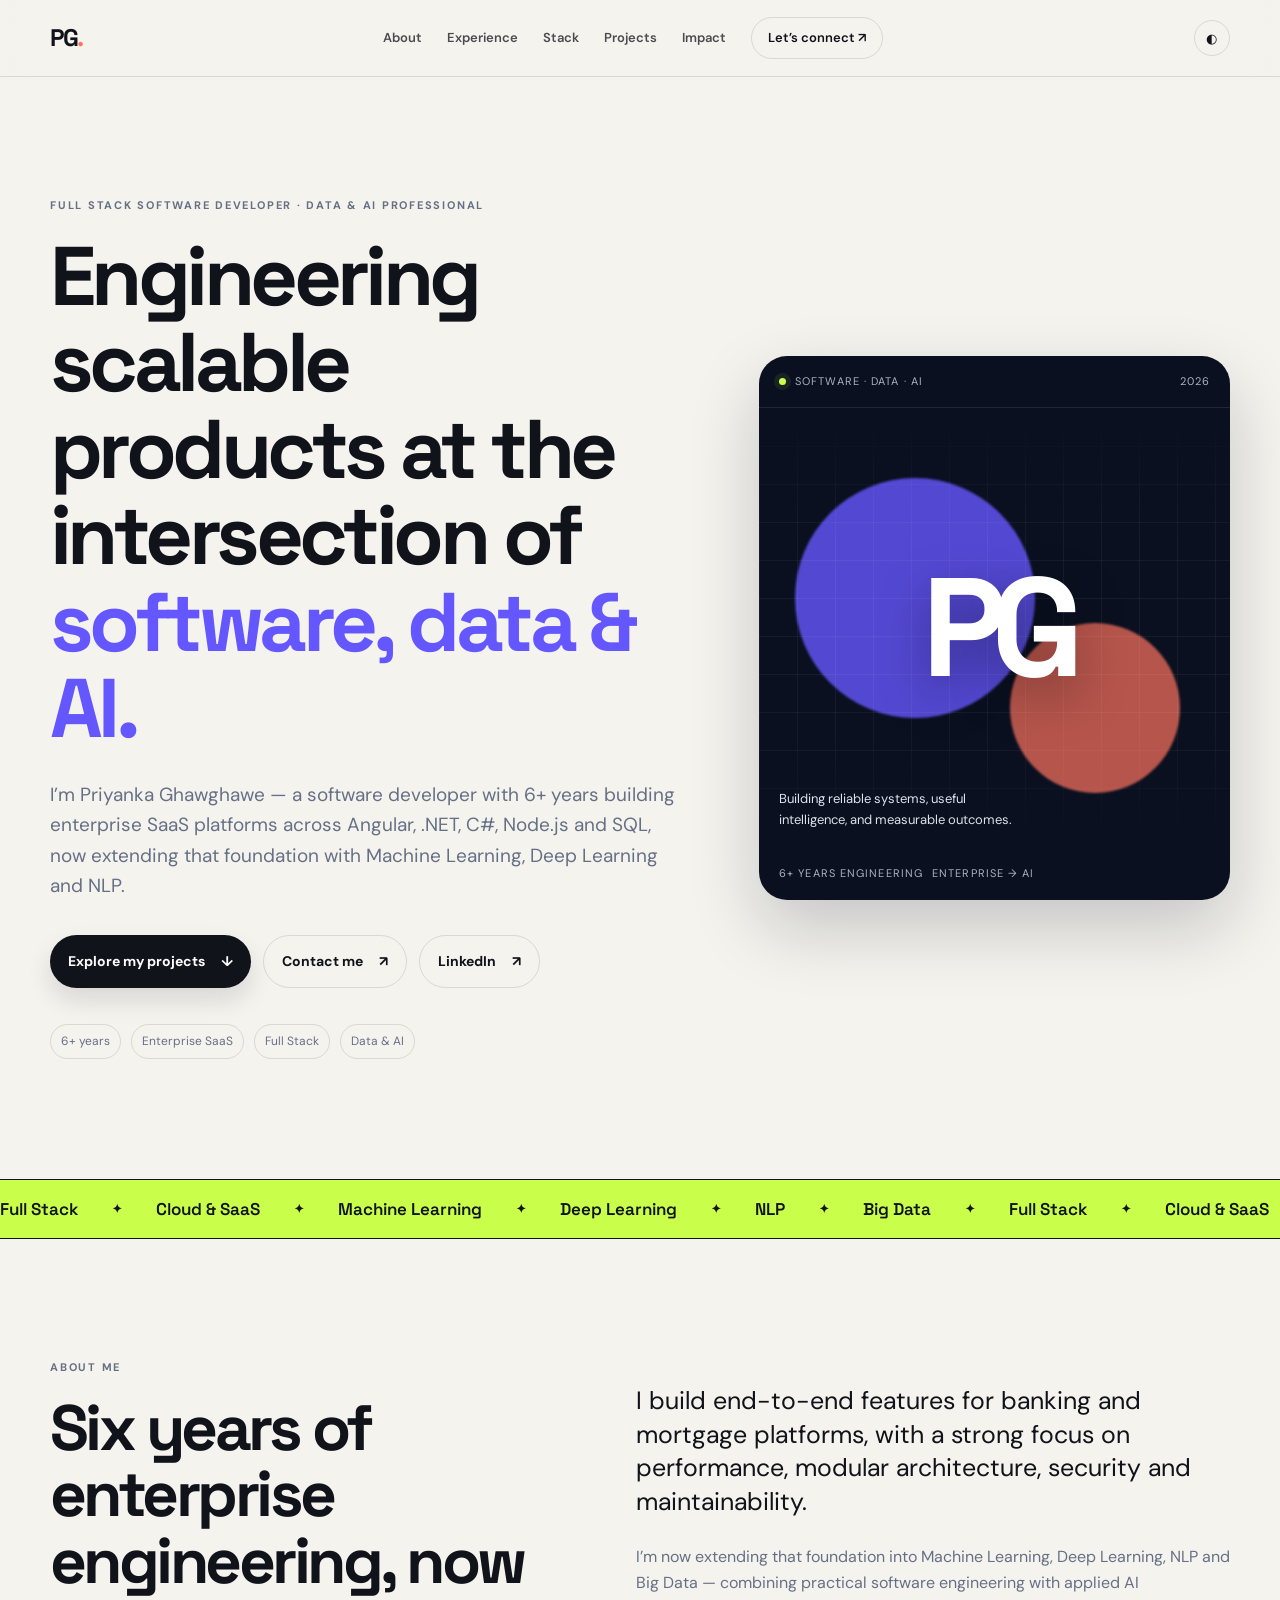
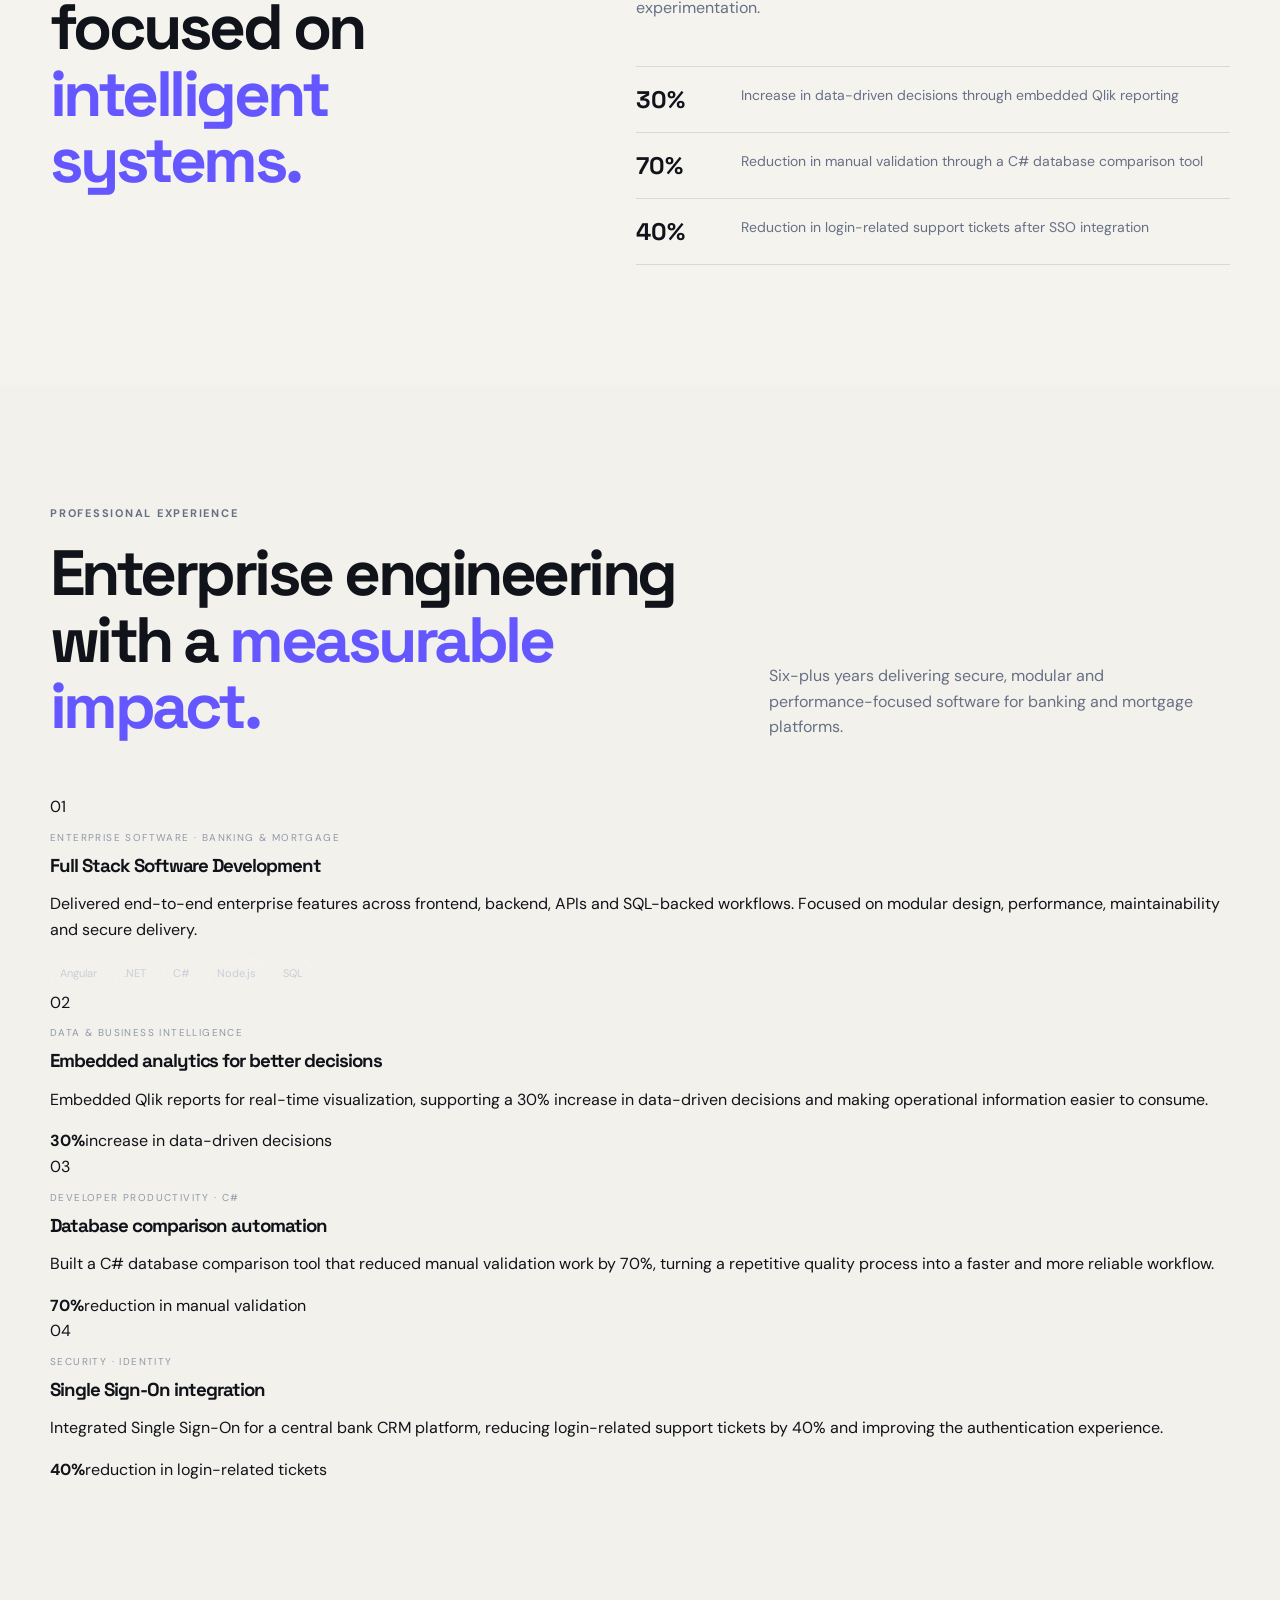
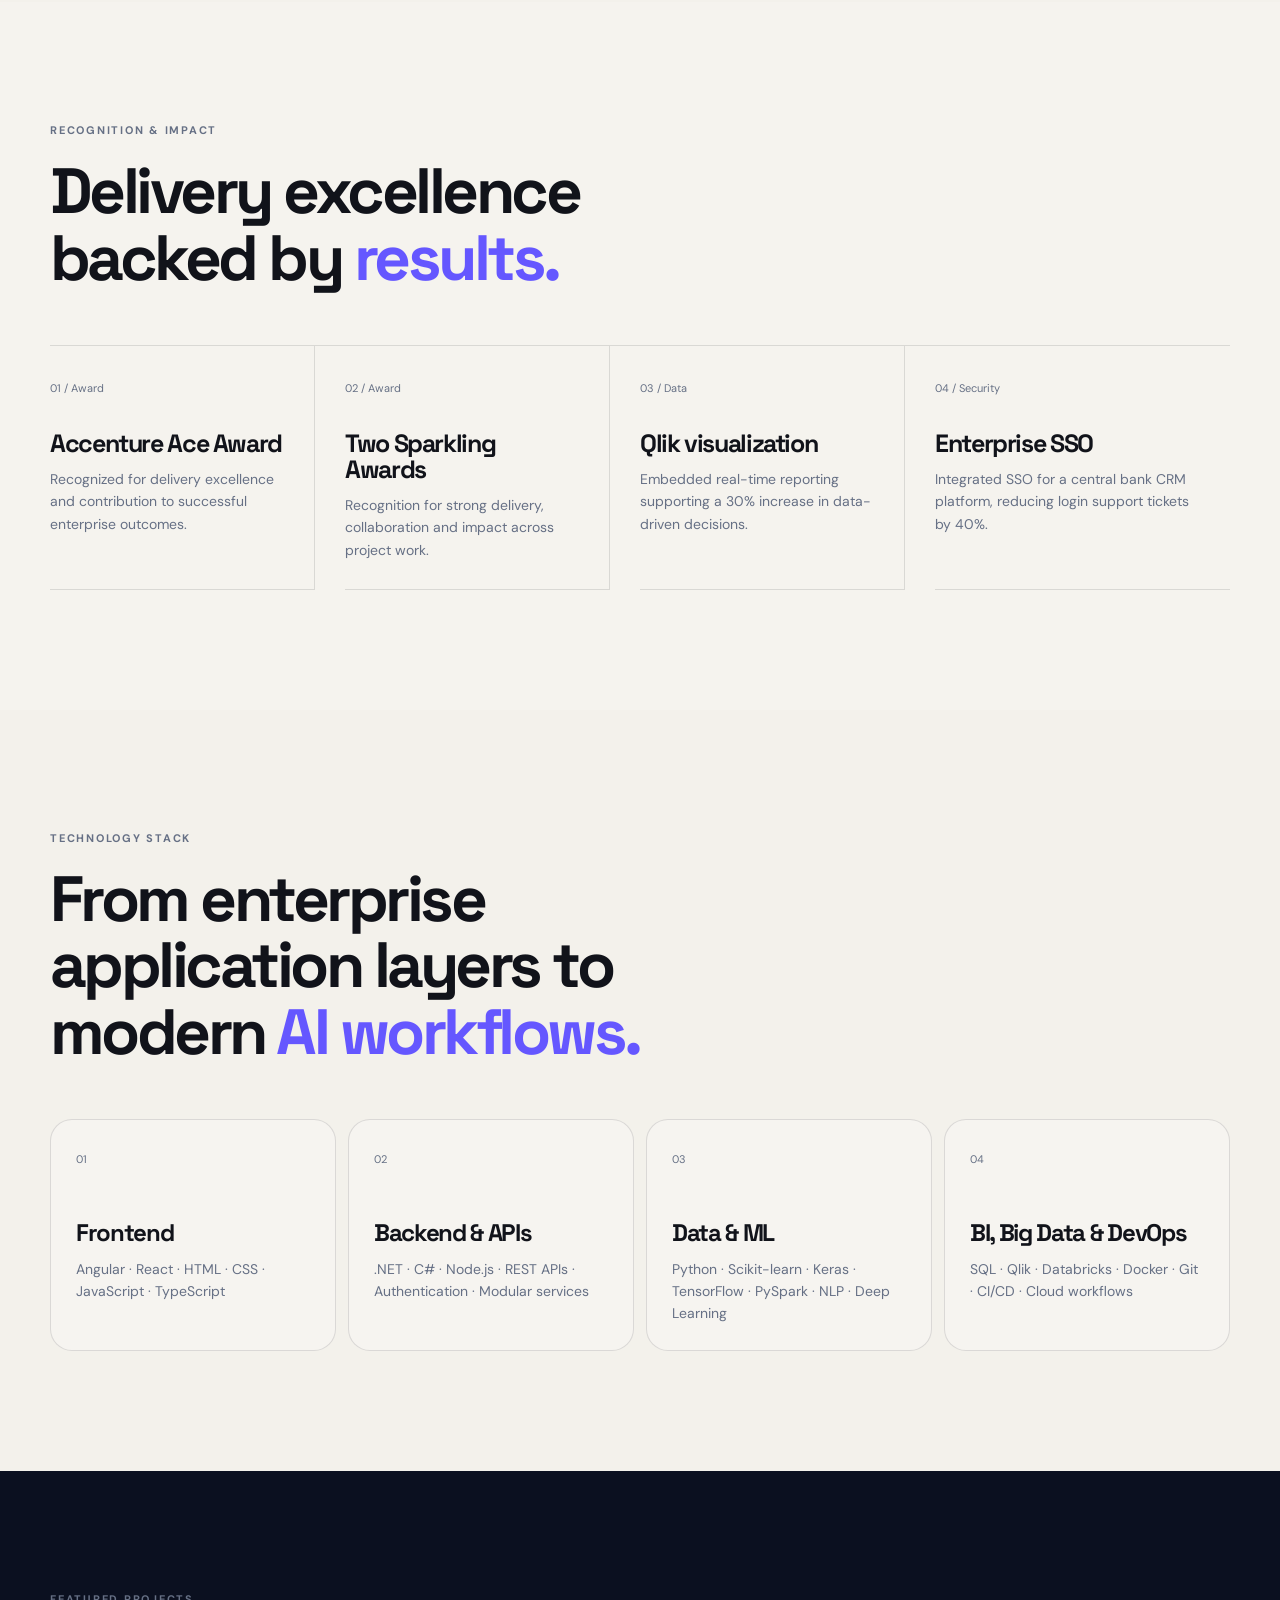
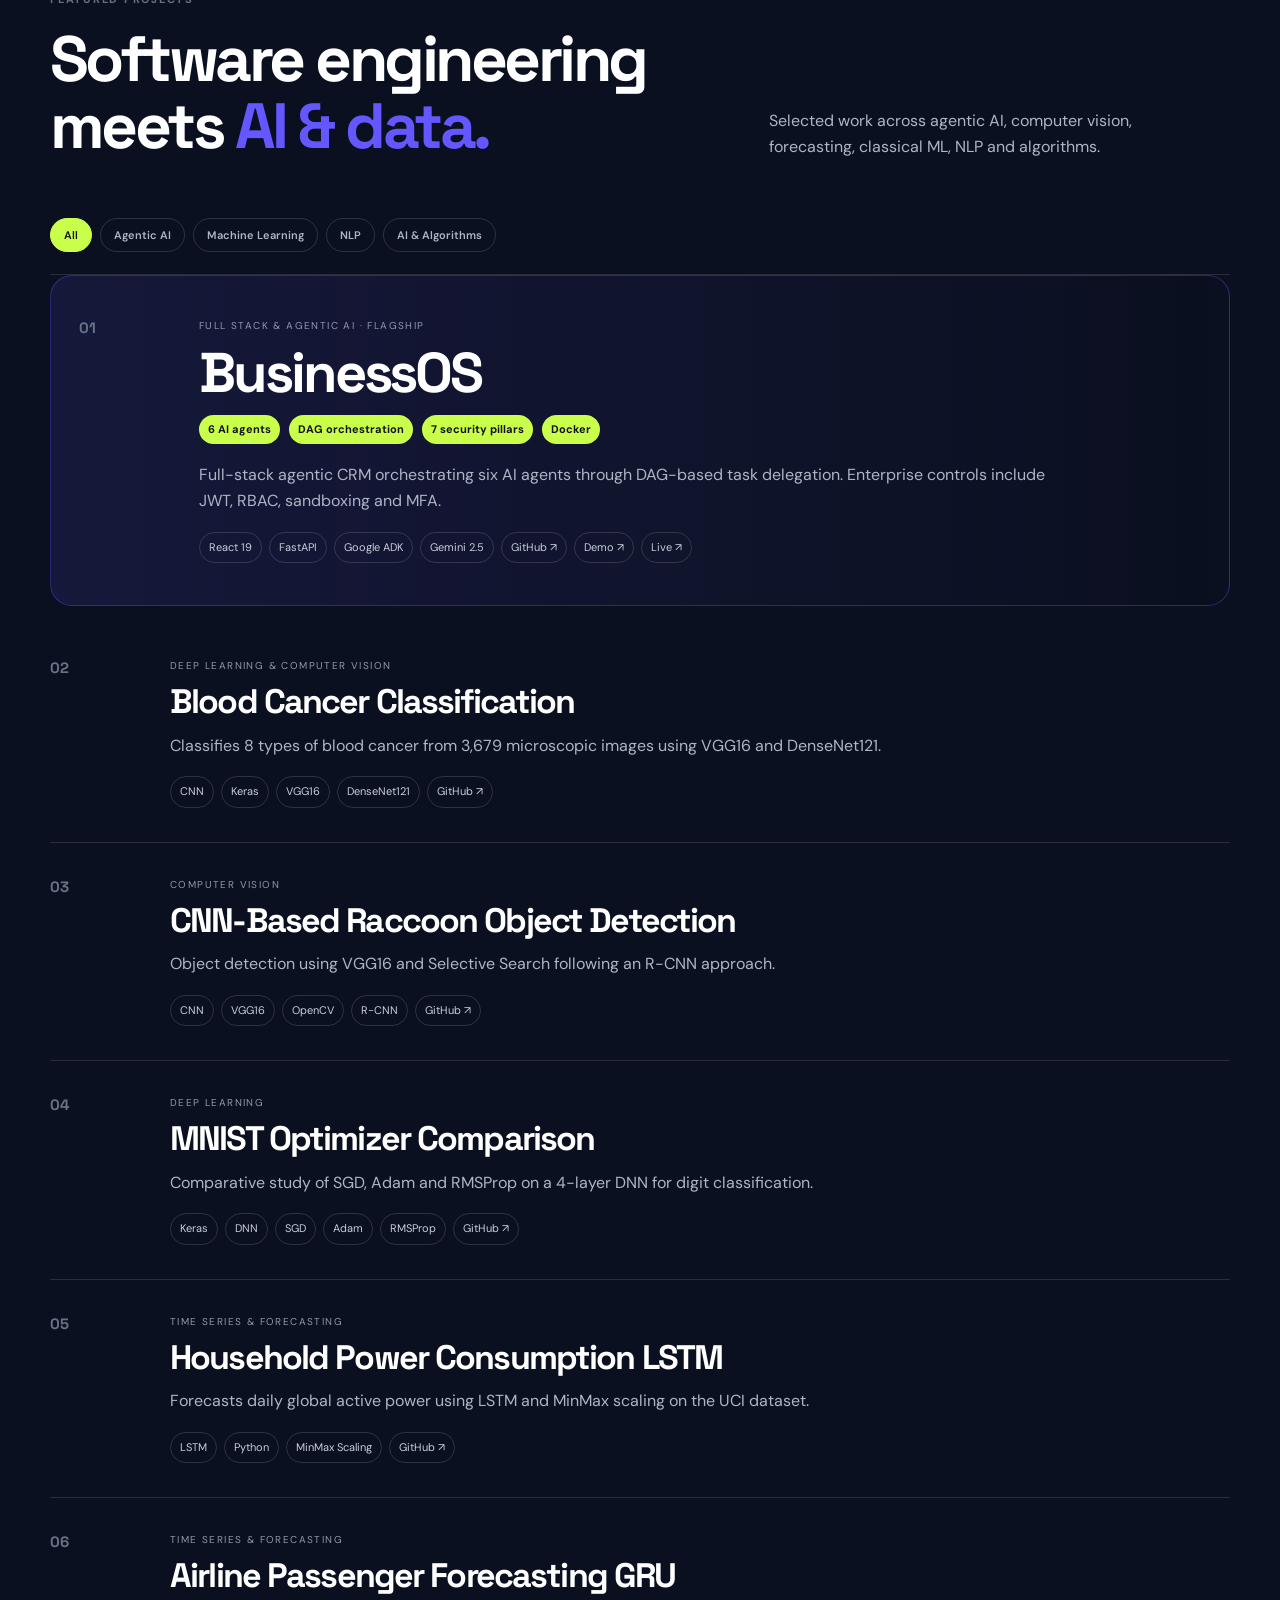
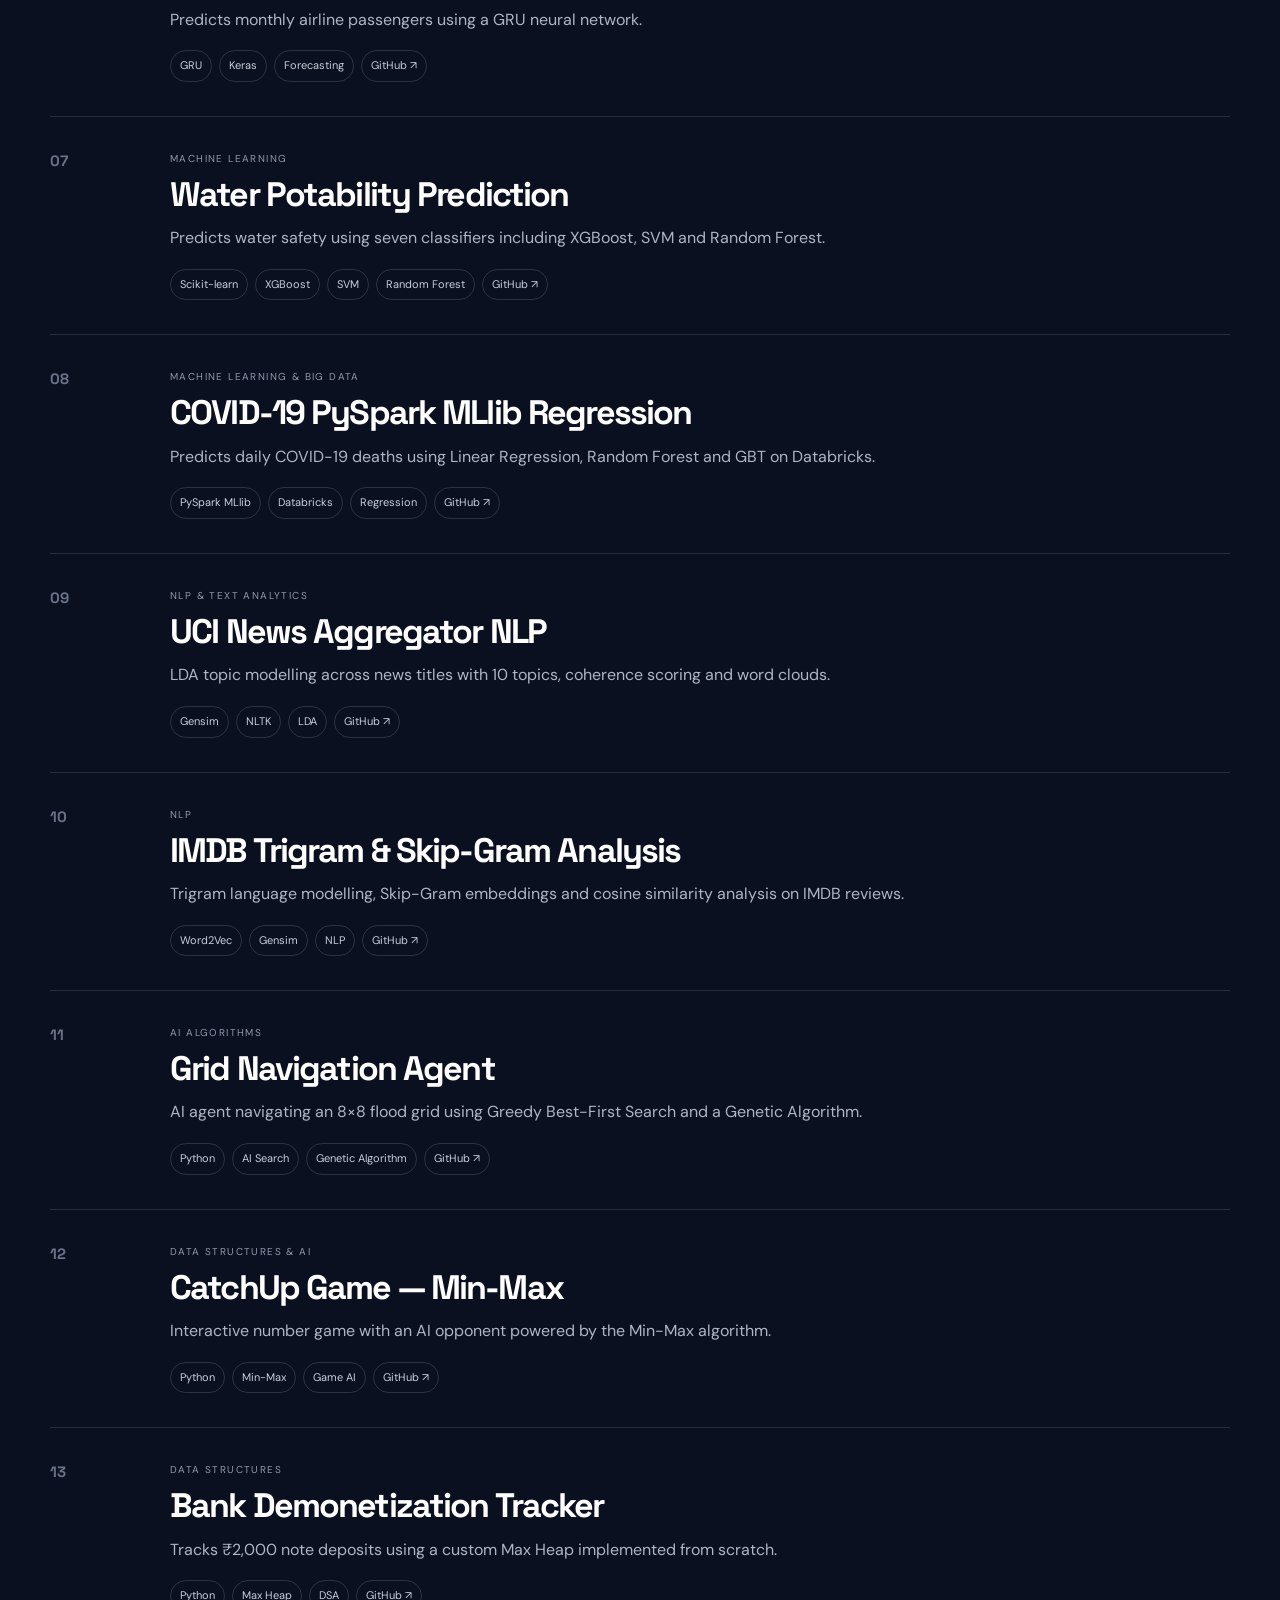
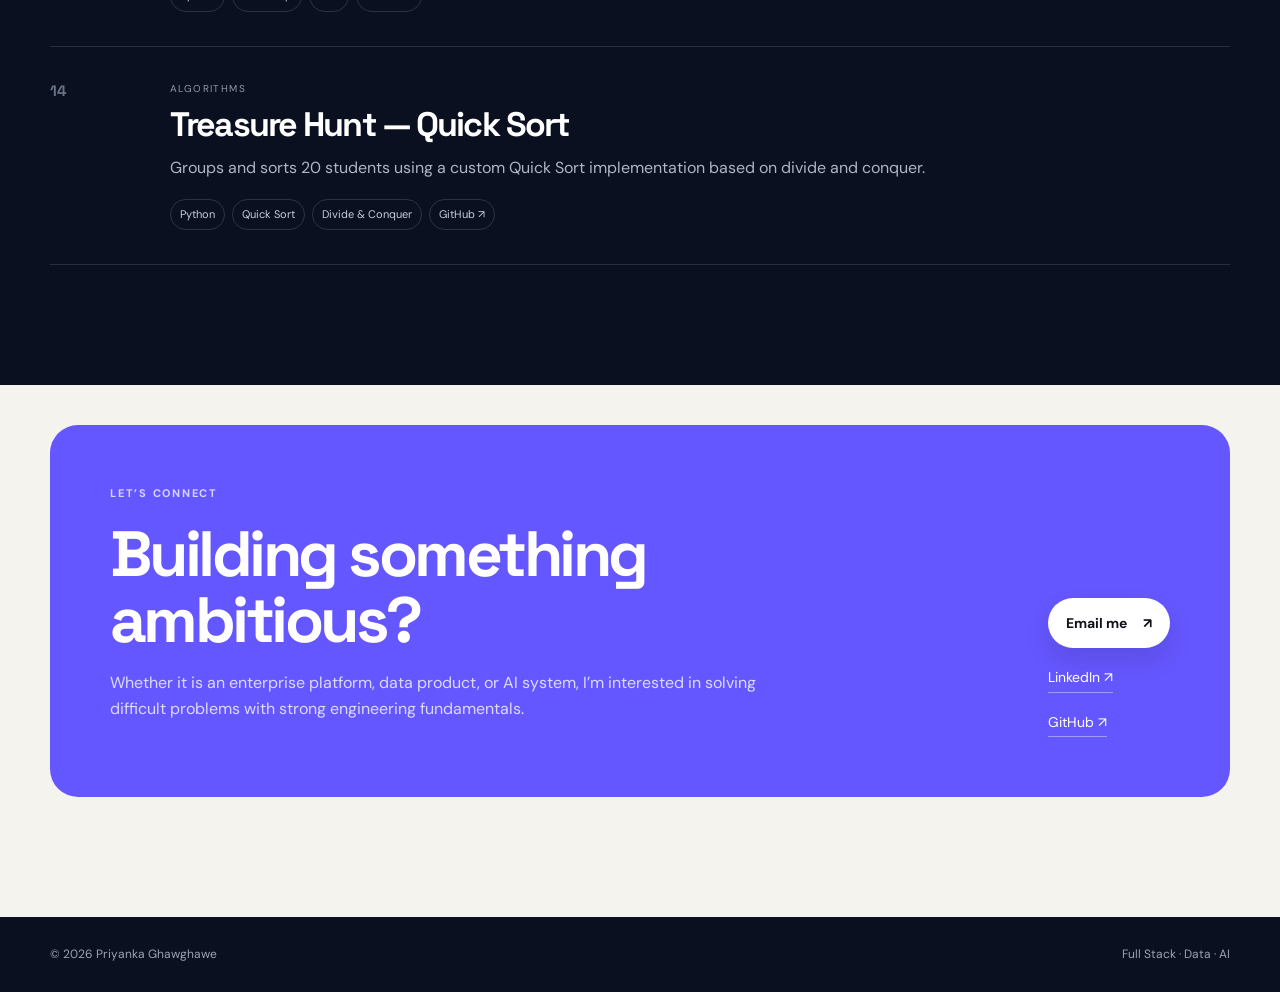
<file: index.html>
<!doctype html>
<html lang="en">
<head>
<meta charset="UTF-8"><meta name="viewport" content="width=device-width,initial-scale=1.0">
<meta name="description" content="Priyanka Ghawghawe — Full Stack Software Developer and Data & AI Professional with 6+ years building scalable SaaS platforms.">
<meta name="theme-color" content="#0b1020"><meta property="og:title" content="Priyanka Ghawghawe — Full Stack Software Developer | Data & AI Professional"><meta property="og:description" content="6+ years building scalable enterprise software, now extending a full-stack foundation into Machine Learning, Deep Learning and NLP."><meta property="og:type" content="website"><meta property="og:url" content="https://priyankaghawghawe.github.io/">
<link rel="icon" href="assets/favicon.svg" type="image/svg+xml"><link rel="preconnect" href="https://fonts.googleapis.com"><link rel="preconnect" href="https://fonts.gstatic.com" crossorigin><link href="https://fonts.googleapis.com/css2?family=DM+Sans:wght@400;500;600;700&family=Space+Grotesk:wght@500;600;700&display=swap" rel="stylesheet"><link rel="stylesheet" href="styles.css"><script type="module" src="app.js"></script><title>Priyanka Ghawghawe — Full Stack Developer | Data & AI</title>
</head>
<body>
<a class="skip-link" href="#main">Skip to content</a>
<header class="site-header" data-header><div class="container nav-wrap"><a class="brand" href="#top" aria-label="Priyanka Ghawghawe home">PG<span>.</span></a><button class="menu-toggle" type="button" aria-expanded="false" aria-controls="site-nav"><span></span><span></span><span></span><span class="sr-only">Toggle navigation</span></button><nav id="site-nav" class="site-nav" aria-label="Primary navigation"><a href="#about">About</a><a href="#experience">Experience</a><a href="#stack">Stack</a><a href="#work">Projects</a><a href="#impact">Impact</a><a href="#contact" class="nav-cta">Let’s connect <span aria-hidden="true">↗</span></a></nav></div></header>
<main id="main">
<section id="top" class="hero section"><div class="container hero-grid"><div class="hero-copy reveal"><p class="eyebrow">Full Stack Software Developer · Data & AI Professional</p><h1>Engineering scalable products at the intersection of <em>software, data & AI.</em></h1><p class="hero-lede">I’m Priyanka Ghawghawe — a software developer with 6+ years building enterprise SaaS platforms across Angular, .NET, C#, Node.js and SQL, now extending that foundation with Machine Learning, Deep Learning and NLP.</p><div class="hero-actions"><a class="button button-primary" href="#work">Explore my projects <span aria-hidden="true">↓</span></a><a class="button button-secondary" href="mailto:priyankamenghare09@gmail.com">Contact me <span aria-hidden="true">↗</span></a><a class="button button-secondary" href="https://www.linkedin.com/in/priyankaghawghawe/" target="_blank" rel="noreferrer">LinkedIn <span aria-hidden="true">↗</span></a></div><div class="hero-proof"><span>6+ years</span><span>Enterprise SaaS</span><span>Full Stack</span><span>Data & AI</span></div></div><aside class="hero-card reveal reveal-delay" aria-label="Professional snapshot"><div class="hero-card-top"><span class="status-dot"></span><span>Software · Data · AI</span><span class="hero-card-year">2026</span></div><div class="hero-card-body"><div class="orb orb-a"></div><div class="orb orb-b"></div><div class="grid-noise"></div><div class="hero-monogram">PG</div><p>Building reliable systems, useful intelligence, and measurable outcomes.</p></div><div class="hero-card-footer"><span>6+ years engineering</span><span>Enterprise → AI</span></div></aside></div></section>
<section class="marquee" aria-label="Technical focus"><div class="marquee-track"><span>Full Stack</span><span>Cloud & SaaS</span><span>Machine Learning</span><span>Deep Learning</span><span>NLP</span><span>Big Data</span><span>Full Stack</span><span>Cloud & SaaS</span><span>Machine Learning</span><span>Deep Learning</span><span>NLP</span><span>Big Data</span></div></section>
<section id="about" class="section"><div class="container about-grid"><div class="about-intro reveal"><p class="eyebrow">About me</p><h2>Six years of enterprise engineering, now focused on <em>intelligent systems.</em></h2></div><div class="about-copy reveal"><p class="lead">I build end-to-end features for banking and mortgage platforms, with a strong focus on performance, modular architecture, security and maintainability.</p><p>I’m now extending that foundation into Machine Learning, Deep Learning, NLP and Big Data — combining practical software engineering with applied AI experimentation.</p><div class="about-stats"><div><strong>30%</strong><span>Increase in data-driven decisions through embedded Qlik reporting</span></div><div><strong>70%</strong><span>Reduction in manual validation through a C# database comparison tool</span></div><div><strong>40%</strong><span>Reduction in login-related support tickets after SSO integration</span></div></div></div></div></section>
<section id="experience" class="section section-light"><div class="container"><div class="section-heading reveal"><div><p class="eyebrow">Professional experience</p><h2>Enterprise engineering with a <em>measurable impact.</em></h2></div><p>Six-plus years delivering secure, modular and performance-focused software for banking and mortgage platforms.</p></div><div class="experience-list"><article class="experience-item reveal"><div class="experience-index">01</div><div><p class="project-type">Enterprise software · Banking & Mortgage</p><h3>Full Stack Software Development</h3><p>Delivered end-to-end enterprise features across frontend, backend, APIs and SQL-backed workflows. Focused on modular design, performance, maintainability and secure delivery.</p><div class="project-tags light-tags"><span>Angular</span><span>.NET</span><span>C#</span><span>Node.js</span><span>SQL</span></div></div></article><article class="experience-item reveal"><div class="experience-index">02</div><div><p class="project-type">Data & Business Intelligence</p><h3>Embedded analytics for better decisions</h3><p>Embedded Qlik reports for real-time visualization, supporting a 30% increase in data-driven decisions and making operational information easier to consume.</p><div class="experience-metric"><strong>30%</strong><span>increase in data-driven decisions</span></div></div></article><article class="experience-item reveal"><div class="experience-index">03</div><div><p class="project-type">Developer productivity · C#</p><h3>Database comparison automation</h3><p>Built a C# database comparison tool that reduced manual validation work by 70%, turning a repetitive quality process into a faster and more reliable workflow.</p><div class="experience-metric"><strong>70%</strong><span>reduction in manual validation</span></div></div></article><article class="experience-item reveal"><div class="experience-index">04</div><div><p class="project-type">Security · Identity</p><h3>Single Sign-On integration</h3><p>Integrated Single Sign-On for a central bank CRM platform, reducing login-related support tickets by 40% and improving the authentication experience.</p><div class="experience-metric"><strong>40%</strong><span>reduction in login-related tickets</span></div></div></article></div></div></section>
<section id="impact" class="section"><div class="container"><div class="section-heading reveal"><div><p class="eyebrow">Recognition & impact</p><h2>Delivery excellence backed by <em>results.</em></h2></div></div><div class="capability-grid impact-grid"><div class="capability reveal"><span>01 / Award</span><h3>Accenture Ace Award</h3><p>Recognized for delivery excellence and contribution to successful enterprise outcomes.</p></div><div class="capability reveal"><span>02 / Award</span><h3>Two Sparkling Awards</h3><p>Recognition for strong delivery, collaboration and impact across project work.</p></div><div class="capability reveal"><span>03 / Data</span><h3>Qlik visualization</h3><p>Embedded real-time reporting supporting a 30% increase in data-driven decisions.</p></div><div class="capability reveal"><span>04 / Security</span><h3>Enterprise SSO</h3><p>Integrated SSO for a central bank CRM platform, reducing login support tickets by 40%.</p></div></div></div></section>
<section id="stack" class="section section-light"><div class="container"><div class="section-heading reveal"><div><p class="eyebrow">Technology stack</p><h2>From enterprise application layers to modern <em>AI workflows.</em></h2></div></div><div class="stack-grid"><div class="stack-card reveal"><span>01</span><h3>Frontend</h3><p>Angular · React · HTML · CSS · JavaScript · TypeScript</p></div><div class="stack-card reveal"><span>02</span><h3>Backend & APIs</h3><p>.NET · C# · Node.js · REST APIs · Authentication · Modular services</p></div><div class="stack-card reveal"><span>03</span><h3>Data & ML</h3><p>Python · Scikit-learn · Keras · TensorFlow · PySpark · NLP · Deep Learning</p></div><div class="stack-card reveal"><span>04</span><h3>BI, Big Data & DevOps</h3><p>SQL · Qlik · Databricks · Docker · Git · CI/CD · Cloud workflows</p></div></div></div></section>
<section id="work" class="section section-dark"><div class="container"><div class="section-heading reveal"><div><p class="eyebrow">Featured projects</p><h2>Software engineering meets <em>AI & data.</em></h2></div><p>Selected work across agentic AI, computer vision, forecasting, classical ML, NLP and algorithms.</p></div><div class="project-list">
<article class="project-row featured reveal"><div class="project-number">01</div><div><p class="project-type">Full Stack & Agentic AI · Flagship</p><h3>BusinessOS</h3><div class="flagship-meta"><span>6 AI agents</span><span>DAG orchestration</span><span>7 security pillars</span><span>Docker</span></div><p>Full-stack agentic CRM orchestrating six AI agents through DAG-based task delegation. Enterprise controls include JWT, RBAC, sandboxing and MFA.</p><div class="project-tags"><span>React 19</span><span>FastAPI</span><span>Google ADK</span><span>Gemini 2.5</span><a href="https://github.com/PriyankaGhawghawe/AI-Powered-Enterprise-CRM" target="_blank" rel="noreferrer">GitHub ↗</a><a href="https://www.youtube.com/watch?v=F5__SWZ0X-o&t=1s" target="_blank" rel="noreferrer">Demo ↗</a><a href="https://business-os-20952320186.us-central1.run.app/login" target="_blank" rel="noreferrer">Live ↗</a></div></div></article>
<article class="project-row reveal"><div class="project-number">02</div><div><p class="project-type">Deep Learning & Computer Vision</p><h3>Blood Cancer Classification</h3><p>Classifies 8 types of blood cancer from 3,679 microscopic images using VGG16 and DenseNet121.</p><div class="project-tags"><span>CNN</span><span>Keras</span><span>VGG16</span><span>DenseNet121</span><a href="https://github.com/PriyankaGhawghwe/Blood-Cancer-Classification" target="_blank" rel="noreferrer">GitHub ↗</a></div></div></article>
<article class="project-row reveal"><div class="project-number">03</div><div><p class="project-type">Computer Vision</p><h3>CNN-Based Raccoon Object Detection</h3><p>Object detection using VGG16 and Selective Search following an R-CNN approach.</p><div class="project-tags"><span>CNN</span><span>VGG16</span><span>OpenCV</span><span>R-CNN</span><a href="https://github.com/PriyankaGhawghawe/CNN-Based-Raccoon-Object-Detection" target="_blank" rel="noreferrer">GitHub ↗</a></div></div></article>
<article class="project-row reveal"><div class="project-number">04</div><div><p class="project-type">Deep Learning</p><h3>MNIST Optimizer Comparison</h3><p>Comparative study of SGD, Adam and RMSProp on a 4-layer DNN for digit classification.</p><div class="project-tags"><span>Keras</span><span>DNN</span><span>SGD</span><span>Adam</span><span>RMSProp</span><a href="https://github.com/PriyankaGhawghawe/MNIST-Optimizer-Comparison-DNN" target="_blank" rel="noreferrer">GitHub ↗</a></div></div></article>
<article class="project-row reveal"><div class="project-number">05</div><div><p class="project-type">Time Series & Forecasting</p><h3>Household Power Consumption LSTM</h3><p>Forecasts daily global active power using LSTM and MinMax scaling on the UCI dataset.</p><div class="project-tags"><span>LSTM</span><span>Python</span><span>MinMax Scaling</span><a href="https://github.com/PriyankaGhawghawe/Household-Power-Consumption-LSTM" target="_blank" rel="noreferrer">GitHub ↗</a></div></div></article>
<article class="project-row reveal"><div class="project-number">06</div><div><p class="project-type">Time Series & Forecasting</p><h3>Airline Passenger Forecasting GRU</h3><p>Predicts monthly airline passengers using a GRU neural network.</p><div class="project-tags"><span>GRU</span><span>Keras</span><span>Forecasting</span><a href="https://github.com/PriyankaGhawghawe/Airline-Passenger-Forecasting-GRU" target="_blank" rel="noreferrer">GitHub ↗</a></div></div></article>
<article class="project-row reveal"><div class="project-number">07</div><div><p class="project-type">Machine Learning</p><h3>Water Potability Prediction</h3><p>Predicts water safety using seven classifiers including XGBoost, SVM and Random Forest.</p><div class="project-tags"><span>Scikit-learn</span><span>XGBoost</span><span>SVM</span><span>Random Forest</span><a href="https://github.com/PriyankaGhawghawe/Water-Potability-Prediction-ML" target="_blank" rel="noreferrer">GitHub ↗</a></div></div></article>
<article class="project-row reveal"><div class="project-number">08</div><div><p class="project-type">Machine Learning & Big Data</p><h3>COVID-19 PySpark MLlib Regression</h3><p>Predicts daily COVID-19 deaths using Linear Regression, Random Forest and GBT on Databricks.</p><div class="project-tags"><span>PySpark MLlib</span><span>Databricks</span><span>Regression</span><a href="https://github.com/PriyankaGhawghawe/COVID19-PySpark-MLlib-Regression" target="_blank" rel="noreferrer">GitHub ↗</a></div></div></article>
<article class="project-row reveal"><div class="project-number">09</div><div><p class="project-type">NLP & Text Analytics</p><h3>UCI News Aggregator NLP</h3><p>LDA topic modelling across news titles with 10 topics, coherence scoring and word clouds.</p><div class="project-tags"><span>Gensim</span><span>NLTK</span><span>LDA</span><a href="https://github.com/PriyankaGhawghawe/UCI-News-Aggregator-NLP" target="_blank" rel="noreferrer">GitHub ↗</a></div></div></article>
<article class="project-row reveal"><div class="project-number">10</div><div><p class="project-type">NLP</p><h3>IMDB Trigram & Skip-Gram Analysis</h3><p>Trigram language modelling, Skip-Gram embeddings and cosine similarity analysis on IMDB reviews.</p><div class="project-tags"><span>Word2Vec</span><span>Gensim</span><span>NLP</span><a href="https://github.com/PriyankaGhawghawe/IMDB-NLP-Trigram-SkipGram-Analysis" target="_blank" rel="noreferrer">GitHub ↗</a></div></div></article>
<article class="project-row reveal"><div class="project-number">11</div><div><p class="project-type">AI Algorithms</p><h3>Grid Navigation Agent</h3><p>AI agent navigating an 8×8 flood grid using Greedy Best-First Search and a Genetic Algorithm.</p><div class="project-tags"><span>Python</span><span>AI Search</span><span>Genetic Algorithm</span><a href="https://github.com/PriyankaGhawghawe/Grid-Navigation-Agent-Python" target="_blank" rel="noreferrer">GitHub ↗</a></div></div></article>
<article class="project-row reveal"><div class="project-number">12</div><div><p class="project-type">Data Structures & AI</p><h3>CatchUp Game — Min-Max</h3><p>Interactive number game with an AI opponent powered by the Min-Max algorithm.</p><div class="project-tags"><span>Python</span><span>Min-Max</span><span>Game AI</span><a href="https://github.com/PriyankaGhawghawe/CatchUp-Game-MinMax-Python" target="_blank" rel="noreferrer">GitHub ↗</a></div></div></article>
<article class="project-row reveal"><div class="project-number">13</div><div><p class="project-type">Data Structures</p><h3>Bank Demonetization Tracker</h3><p>Tracks ₹2,000 note deposits using a custom Max Heap implemented from scratch.</p><div class="project-tags"><span>Python</span><span>Max Heap</span><span>DSA</span><a href="https://github.com/PriyankaGhawghawe/Bank-Demonetization-Tracker-MaxHeap-Python" target="_blank" rel="noreferrer">GitHub ↗</a></div></div></article>
<article class="project-row reveal"><div class="project-number">14</div><div><p class="project-type">Algorithms</p><h3>Treasure Hunt — Quick Sort</h3><p>Groups and sorts 20 students using a custom Quick Sort implementation based on divide and conquer.</p><div class="project-tags"><span>Python</span><span>Quick Sort</span><span>Divide & Conquer</span><a href="https://github.com/PriyankaGhawghawe/Treasure-Hunt-QuickSort-Python" target="_blank" rel="noreferrer">GitHub ↗</a></div></div></article>
</div></div></section>
<section id="contact" class="section contact-section"><div class="container contact-card reveal"><div><p class="eyebrow">Let’s connect</p><h2>Building something ambitious?</h2><p>Whether it is an enterprise platform, data product, or AI system, I’m interested in solving difficult problems with strong engineering fundamentals.</p></div><div class="contact-actions"><a class="button button-primary" href="mailto:priyankamenghare09@gmail.com">Email me <span aria-hidden="true">↗</span></a><a class="text-link" href="https://www.linkedin.com/in/priyankaghawghawe/" target="_blank" rel="noreferrer">LinkedIn <span aria-hidden="true">↗</span></a><a class="text-link" href="https://github.com/PriyankaGhawghawe" target="_blank" rel="noreferrer">GitHub <span aria-hidden="true">↗</span></a></div></div></section>
</main><footer class="site-footer"><div class="container footer-wrap"><span>© <span data-year></span> Priyanka Ghawghawe</span><span>Full Stack · Data · AI</span></div></footer>
</body></html>
</file>
<file: styles.css>
:root{--ink:#11131a;--muted:#667085;--paper:#f5f3ee;--white:#fff;--dark:#0b1020;--line:rgba(17,19,26,.12);--accent:#c9ff4a;--coral:#ff735f;--indigo:#6557ff;--max:1180px;--radius:28px}html[data-theme=dark]{--ink:#f4f5f7;--muted:#a7afbf;--paper:#101521;--white:#fff;--line:rgba(255,255,255,.13)}*{box-sizing:border-box}html{scroll-behavior:smooth}body{margin:0;background:var(--paper);color:var(--ink);font-family:"DM Sans",sans-serif;line-height:1.6;-webkit-font-smoothing:antialiased;transition:background .25s ease,color .25s ease}a{color:inherit;text-decoration:none}.container{width:min(calc(100% - 48px),var(--max));margin-inline:auto}.sr-only{position:absolute;width:1px;height:1px;padding:0;margin:-1px;overflow:hidden;clip:rect(0,0,0,0);white-space:nowrap;border:0}.skip-link{position:fixed;left:16px;top:-60px;z-index:100;padding:10px 16px;background:var(--accent);color:#11131a;border-radius:10px;font-weight:700}.skip-link:focus{top:16px}.site-header{position:sticky;top:0;z-index:20;background:color-mix(in srgb,var(--paper) 86%,transparent);backdrop-filter:blur(18px);border-bottom:1px solid var(--line)}.nav-wrap{height:76px;display:flex;align-items:center;justify-content:space-between}.brand{font:700 24px/1 "Space Grotesk",sans-serif;letter-spacing:-.08em}.brand span{color:var(--coral)}.site-nav{display:flex;align-items:center;gap:25px;font-size:13px;font-weight:600}.site-nav a{opacity:.75;transition:opacity .2s ease}.site-nav a:hover,.text-link:hover{opacity:1}.site-nav .nav-cta{padding:10px 16px;border:1px solid var(--line);border-radius:999px;opacity:1}.menu-toggle{display:none;border:0;background:transparent;padding:8px}.theme-toggle{margin-left:10px;width:36px;height:36px;border:1px solid var(--line);border-radius:50%;background:transparent;color:var(--ink);cursor:pointer}.resume-link{display:inline-flex;align-items:center;gap:8px;padding:10px 14px;border:1px solid var(--line);border-radius:999px;font-size:12px;font-weight:700}.hero{padding:104px 0 120px}.hero-grid{display:grid;grid-template-columns:1.15fr .85fr;gap:72px;align-items:center}.eyebrow{margin:0 0 18px;text-transform:uppercase;letter-spacing:.16em;font-size:11px;font-weight:700;color:var(--muted)}h1,h2,h3{font-family:"Space Grotesk",sans-serif;letter-spacing:-.055em;line-height:1.04;margin:0}h1{font-size:clamp(48px,6.5vw,86px);max-width:850px}h1 em,h2 em{font-style:normal;color:var(--indigo)}.hero-lede{max-width:700px;font-size:19px;color:var(--muted);margin:28px 0 34px}.hero-actions{display:flex;flex-wrap:wrap;gap:12px}.button{display:inline-flex;align-items:center;gap:16px;padding:14px 18px;border-radius:999px;font-weight:700;font-size:14px;transition:transform .2s ease,box-shadow .2s ease}.button:hover{transform:translateY(-2px)}.button-primary{background:var(--ink);color:var(--white);box-shadow:0 12px 24px rgba(17,19,26,.12)}.button-secondary{border:1px solid var(--line)}.hero-proof{display:flex;gap:10px;flex-wrap:wrap;margin-top:36px}.hero-proof span{font-size:12px;color:var(--muted);padding:7px 10px;border:1px solid var(--line);border-radius:999px}.hero-card{background:var(--dark);border-radius:var(--radius);color:white;overflow:hidden;box-shadow:0 28px 70px rgba(11,16,32,.2)}.hero-card-top,.hero-card-footer{display:flex;align-items:center;gap:9px;padding:17px 20px;font-size:11px;text-transform:uppercase;letter-spacing:.1em;color:#aab1c1}.hero-card-top{border-bottom:1px solid rgba(255,255,255,.09)}.hero-card-year{margin-left:auto}.status-dot{width:7px;height:7px;background:var(--accent);border-radius:50%;box-shadow:0 0 0 5px rgba(201,255,74,.08)}.hero-card-body{min-height:440px;position:relative;display:grid;place-items:center;overflow:hidden}.grid-noise{position:absolute;inset:0;background-image:linear-gradient(rgba(255,255,255,.05) 1px,transparent 1px),linear-gradient(90deg,rgba(255,255,255,.05) 1px,transparent 1px);background-size:38px 38px;mask-image:linear-gradient(to bottom,transparent,black 30%,black 70%,transparent)}.orb{position:absolute;border-radius:50%;filter:blur(1px)}.orb-a{width:240px;height:240px;background:var(--indigo);opacity:.8;transform:translate(-80px,-30px)}.orb-b{width:170px;height:170px;background:var(--coral);opacity:.7;transform:translate(100px,80px)}.hero-monogram{position:relative;z-index:1;font:700 clamp(70px,12vw,140px)/1 "Space Grotesk",sans-serif;letter-spacing:-.12em;text-shadow:0 18px 50px rgba(0,0,0,.35)}.hero-card-body p{position:absolute;left:20px;bottom:18px;max-width:240px;margin:0;color:#dce1ec;font-size:13px}.marquee{overflow:hidden;background:var(--accent);padding:18px 0;border-block:1px solid #11131a}.marquee-track{display:flex;width:max-content;animation:scroll 28s linear infinite;font:600 17px "Space Grotesk",sans-serif;color:#11131a}.marquee-track span{display:flex;align-items:center}.marquee-track span:not(:last-child)::after{content:"✦";margin:0 34px;font-size:12px}@keyframes scroll{to{transform:translateX(-50%)}}.section{padding:120px 0}.section-dark{background:var(--dark);color:var(--white)}.section-light{background:color-mix(in srgb,var(--paper) 92%,#d9d6ce)}.section-heading{display:grid;grid-template-columns:1fr .7fr;gap:60px;align-items:end;margin-bottom:54px}.section-heading h2,.about-intro h2{font-size:clamp(38px,5vw,64px);max-width:750px}.section-heading>p{margin:0;color:#aeb5c5;max-width:430px}.section:not(.section-dark) .section-heading>p{color:var(--muted)}.about-grid{display:grid;grid-template-columns:.9fr 1.1fr;gap:100px}.about-copy{max-width:680px}.about-copy p{color:var(--muted)}.about-copy .lead{font-size:25px;line-height:1.35;color:var(--ink)}.about-stats{border-top:1px solid var(--line);margin-top:45px}.about-stats div{display:grid;grid-template-columns:85px 1fr;gap:20px;padding:17px 0;border-bottom:1px solid var(--line);font-size:14px}.about-stats strong{font:700 24px "Space Grotesk"}.about-stats span{color:var(--muted)}.capability-grid{display:grid;grid-template-columns:repeat(4,1fr);border-top:1px solid var(--line)}.capability{padding:28px 22px 28px 0;border-bottom:1px solid var(--line)}.capability:not(:last-child){border-right:1px solid var(--line);padding-right:30px;margin-right:30px}.capability span{font-size:11px;color:var(--muted)}.capability h3{font-size:25px;margin:45px 0 12px}.capability p{font-size:14px;color:var(--muted);margin:0}.impact-grid .capability h3{margin-top:30px}.stack-grid{display:grid;grid-template-columns:repeat(4,1fr);gap:12px}.stack-card{min-height:220px;border:1px solid var(--line);border-radius:22px;padding:25px;background:color-mix(in srgb,var(--paper) 88%,white)}.stack-card span{font-size:11px;color:var(--muted)}.stack-card h3{font-size:24px;margin:50px 0 12px}.stack-card p{font-size:14px;color:var(--muted);margin:0}.project-filters{display:flex;gap:8px;overflow-x:auto;padding:4px 0 22px;scrollbar-width:thin}.filter-button{flex:0 0 auto;border:1px solid rgba(255,255,255,.14);background:transparent;color:#aeb5c5;border-radius:999px;padding:9px 13px;font:600 11px "DM Sans",sans-serif;cursor:pointer;transition:.2s ease}.filter-button:hover,.filter-button.is-active{background:var(--accent);border-color:var(--accent);color:#11131a}.project-row[hidden]{display:none}.project-list{border-top:1px solid rgba(255,255,255,.12)}.project-row{display:grid;grid-template-columns:90px 1fr;gap:30px;padding:34px 0;border-bottom:1px solid rgba(255,255,255,.12)}.project-row.featured{grid-template-columns:90px 1fr;background:linear-gradient(90deg,rgba(101,87,255,.12),transparent);padding:42px 28px;border-radius:22px;border:1px solid rgba(101,87,255,.35);margin-bottom:18px}.project-number{font:700 15px "Space Grotesk";color:#697286}.project-row h3{font-size:34px;margin-bottom:13px}.project-row.featured h3{font-size:clamp(38px,5vw,56px)}.project-row h3 a:hover{color:var(--accent)}.project-row p{color:#aeb5c5;max-width:850px;margin:0 0 18px}.project-type{font-size:10px!important;text-transform:uppercase;letter-spacing:.14em;color:#8f98ab!important;margin-bottom:10px!important}.project-tags{display:flex;flex-wrap:wrap;gap:7px}.project-tags span,.project-tags a{font-size:11px;padding:6px 9px;border:1px solid rgba(255,255,255,.14);border-radius:999px;color:#c8ceda}.project-tags a:hover{background:var(--accent);border-color:var(--accent);color:#11131a}.flagship-meta{display:flex;gap:9px;flex-wrap:wrap;margin:0 0 18px}.flagship-meta span{font-size:11px;color:#11131a;background:var(--accent);padding:6px 9px;border-radius:999px;font-weight:700}.contact-section{padding-top:40px}.contact-card{background:var(--indigo);color:white;border-radius:var(--radius);padding:60px;display:grid;grid-template-columns:1fr auto;gap:60px;align-items:end}.contact-card .eyebrow{color:#d8d5ff}.contact-card h2{font-size:clamp(42px,5vw,68px);max-width:700px}.contact-card>div>p:last-child{max-width:650px;color:#dddafe}.contact-actions{display:flex;flex-direction:column;align-items:flex-start;gap:18px}.contact-actions .button-primary{background:white;color:#11131a}.text-link{font-size:14px;border-bottom:1px solid rgba(255,255,255,.4);padding-bottom:3px}.site-footer{padding:28px 0;background:var(--dark);color:#9ba3b5;font-size:12px}.footer-wrap{display:flex;justify-content:space-between;gap:20px;align-items:center;flex-wrap:wrap}.github-metric{opacity:.7}.reveal{opacity:0;transform:translateY(20px);transition:opacity .7s ease,transform .7s ease}.reveal.is-visible{opacity:1;transform:none}.reveal-delay{transition-delay:.12s}@media(max-width:900px){.hero-grid,.about-grid{grid-template-columns:1fr;gap:55px}.section-heading{grid-template-columns:1fr;gap:22px}.capability-grid,.stack-grid{grid-template-columns:1fr 1fr}.capability:not(:last-child){border-right:0;padding-right:0;margin-right:0}.contact-card{grid-template-columns:1fr;padding:45px}.hero-card-body{min-height:360px}}@media(max-width:680px){.container{width:min(calc(100% - 32px),var(--max))}.nav-wrap{height:68px}.menu-toggle{display:block}.menu-toggle span:not(.sr-only){display:block;width:22px;height:2px;background:var(--ink);margin:5px}.site-nav{display:none;position:absolute;top:68px;left:16px;right:16px;background:var(--paper);padding:18px;border:1px solid var(--line);border-radius:18px;box-shadow:0 20px 50px rgba(17,19,26,.12);flex-direction:column;align-items:stretch;gap:4px}.site-nav.is-open{display:flex}.site-nav a{padding:12px}.theme-toggle{position:absolute;right:62px;top:16px}.resume-link{display:none}.hero{padding:72px 0 85px}.hero-lede{font-size:17px}.hero-actions{flex-direction:column;align-items:stretch}.button{justify-content:center}.section{padding:80px 0}.project-row,.project-row.featured{grid-template-columns:1fr;gap:10px}.project-row h3{font-size:27px}.project-row.featured h3{font-size:36px}.capability-grid,.stack-grid{grid-template-columns:1fr}.about-copy .lead{font-size:21px}.contact-card{padding:34px 25px}.contact-card h2{font-size:42px}.footer-wrap{flex-direction:column;align-items:flex-start}.hero-card-body{min-height:310px}}
@media(prefers-reduced-motion:reduce){html{scroll-behavior:auto}.reveal{opacity:1;transform:none;transition:none}.marquee-track{animation:none}.button{transition:none}}
</file>
